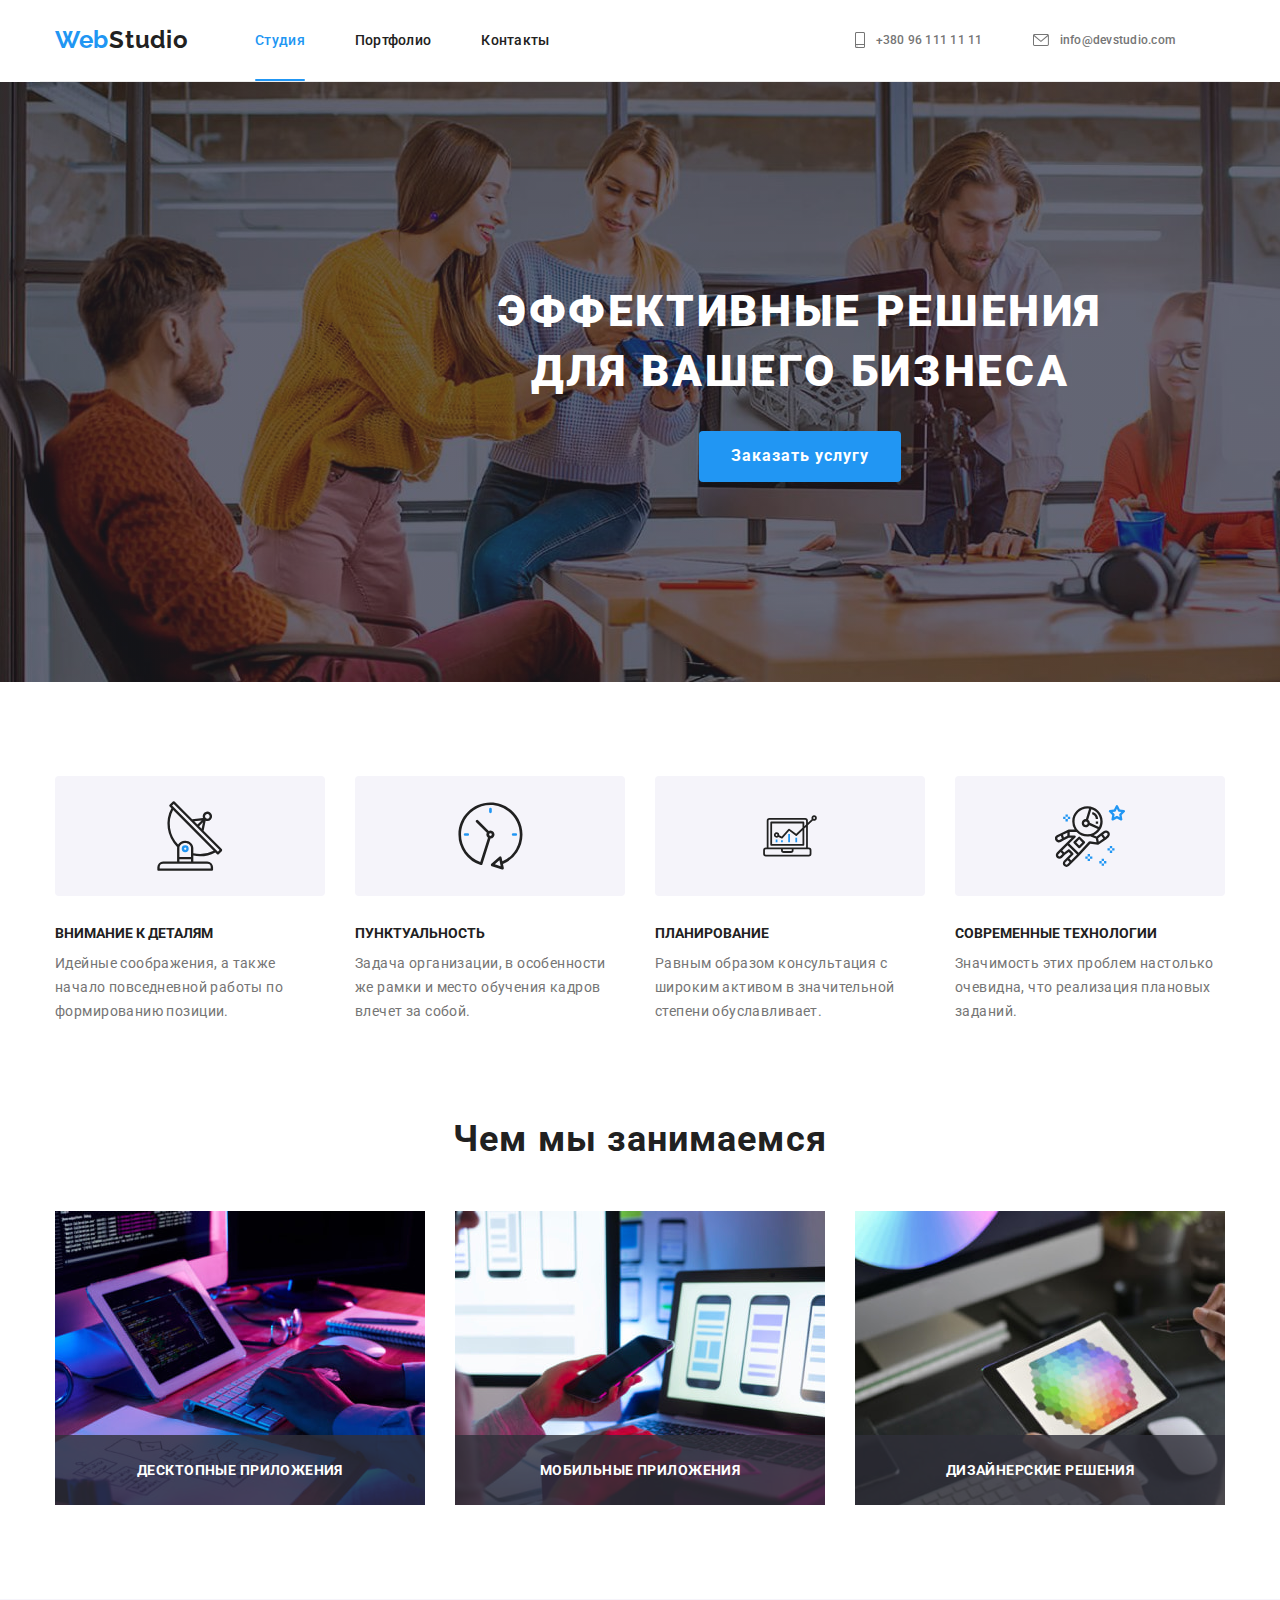
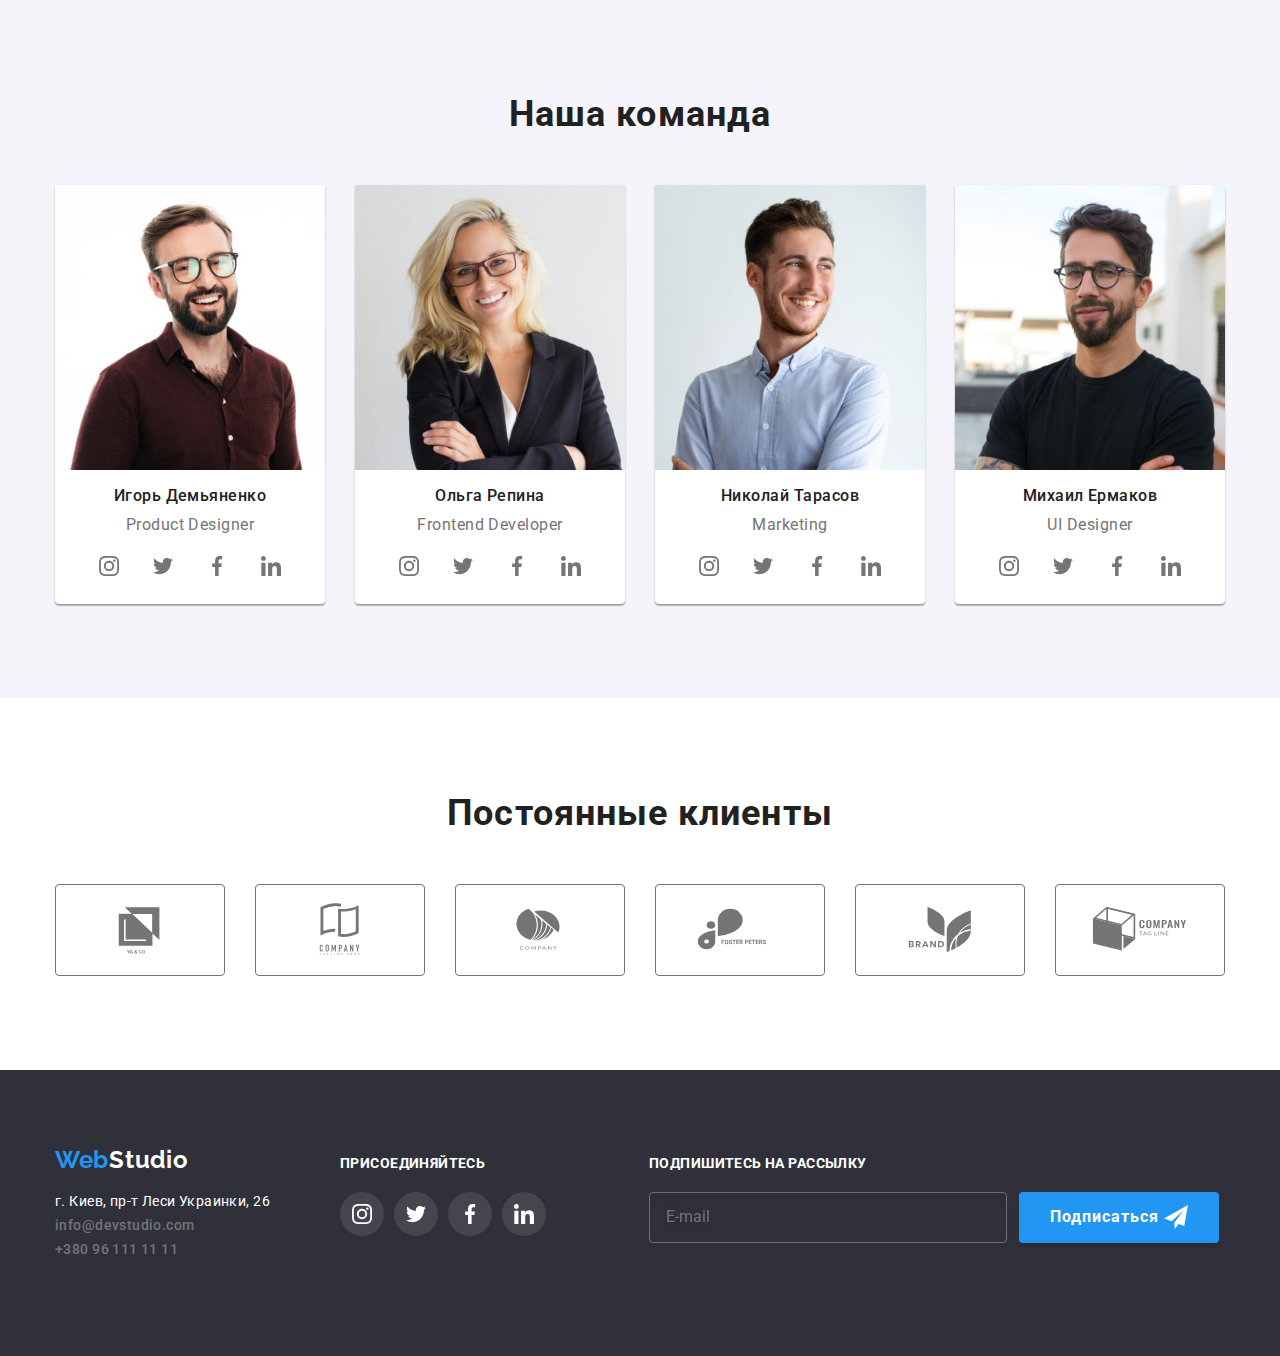
<file: index.html>
<!DOCTYPE html>
<html lang="ru">
  <head>
    <meta content="width=device-width, initial-scale=1" name="viewport" />
    <link rel="preconnect" href="https://fonts.googleapis.com" />
    <link rel="preconnect" href="https://fonts.gstatic.com" crossorigin />
    <link
      href="https://fonts.googleapis.com/css2?family=Raleway:wght@700&family=Roboto:wght@400;500;700;900&display=swap"
      rel="stylesheet"
    />
    <link
      rel="stylesheet"
      href="https://cdnjs.cloudflare.com/ajax/libs/modern-normalize/1.1.0/modern-normalize.css"
      integrity="sha512-Y0MM+V6ymRKN2zStTqzQ227DWhhp4Mzdo6gnlRnuaNCbc+YN/ZH0sBCLTM4M0oSy9c9VKiCvd4Jk44aCLrNS5Q=="
      crossorigin="anonymous"
      referrerpolicy="no-referrer"
    />
    <link rel="stylesheet" href="./css/main.min.css" />
    <title>WebStudio - Студия дизайна</title>
  </head>
  <body>
    <header class="container header__container">
      
        <a class="logo-link" href="/"
          >Web<span class="logo-link__text">Studio</span></a
        >
        <button
          type="button"
          class="menu-button"
          aria-label="переключатель мобильного меню"
          aria-expanded="false"
          aria-controls="menu-container"
          data-menu-button
        >
          <svg width="24px" height="16px">
            <use
              class="menu-button__cross"
              href="./images/icons.svg#icon-cross"
            ></use>
            <use
              class="menu-button__burger"
              href="./images/icons.svg#icon-burger"
            ></use>
          </svg>
        </button>
        <div class="menu-container" id="menu-container" data-menu>
          <nav class="navigation">

            <ul class="navigation__list">
              <li class="navigation__item navigation__item--current">
                <a class="navigation__link" href="index.html">Студия</a>
              </li>
              <li class="navigation__item">
                <a class="navigation__link" href="portfolio.html">Портфолио</a>
              </li>
              <li class="navigation__item">
                <a class="navigation__link" href="">Контакты</a>
              </li>
            </ul>
          </nav>
          <div class="menu-container__contacts">
            <ul class="contacts menu-container__contacts">
              <li class="contacts__item menu-container__contacts">
                <a
                  class="contacts__link contacts__link--tel"
                  href="tel:+380961111111"
                >
                  <svg class="contacts__icon" width="10" height="16">
                    <use href="./images/icons.svg#icon-smartphone"></use>
                  </svg>
                  +380 96 111 11 11</a
                >
              </li>
              <li class="contacts__item contacts__item--last menu-container__contacts">
                <a class="contacts__link" href="mailto:info@devstudio.com">
                  <svg class="contacts__icon" width="16" height="12">
                    <use href="./images/icons.svg#icon-envelope"></use>
                  </svg>
                  info@devstudio.com</a
                >
              </li>
            </ul>
          </div>
          <div class="mobile-socials">
            <ul class="socials-list mobile-socials__socials-list">
              <li class="socials-list__item mobile-socials__socials-list">
                <a
                  class="socials-list__link socials-list__link--text"
                  href=""
                  target="_blank"
                  rel="noopener noreferrer"
                  aria-label="ссылка на Instagram"
                >
                  <span class="socials-list__name">Instagram</span>
                </a>
              </li>
              <li class="socials-list__item mobile-socials__socials-list">
                <a
                  class="socials-list__link socials-list__link--text"
                  href=""
                  target="_blank"
                  rel="noopener noreferrer"
                  aria-label="ссылка на Twitter"
                >
                  <span class="socials-list__name">Twitter</span>
                </a>
              </li>
              <li class="socials-list__item mobile-socials__socials-list">
                <a
                  class="socials-list__link socials-list__link--text"
                  href=""
                  target="_blank"
                  rel="noopener noreferrer"
                  aria-label="ссылка на Facebook"
                >
                  <span class="socials-list__name">Facebook</span>
                </a>
              </li>
              <li
                class="socials-list__item mobile-socials__socials-list socials-list__item--last"
              >
                <a
                  class="socials-list__link socials-list__link--text"
                  href=""
                  target="_blank"
                  rel="noopener noreferrer"
                  aria-label="ссылка на Linkedin"
                >
                  <span class="socials-list__name">Linkedin</span>
                </a>
              </li>
            </ul>
          </div>
        </div>
    
    </header>

    <main>
      <section class="hero">
        <div class="container hero__container">
          <h1 class="hero__title">Эффективные решения для вашего бизнеса</h1>
          <button data-modal-open class="btn btn--hero" type="button">
            Заказать услугу
          </button>
        </div>
      </section>


      <section class="strength">
        <div class="container">
          <ul class="info">
            <li class="info__card">
              <div class="info__div-block">
                <svg class="info__icon" width="65.32" height="70">
                  <use href="./images/icons.svg#icon-antena"></use>
                </svg>
              </div>
              <h3 class="info__title">Внимание к деталям</h3>
              <p class="info__text">
                Идейные соображения, а также начало повседневной работы по
                формированию позиции.
              </p>
            </li>
            <li class="info__card">
              <div class="info__div-block">
                <svg class="info__icon" width="66.96" height="70">
                  <use href="./images/icons.svg#icon-clock"></use>
                </svg>
              </div>
              <h3 class="info__title">Пунктуальность</h3>
              <p class="info__text">
                Задача организации, в особенности же рамки и место обучения
                кадров влечет за собой.
              </p>
            </li>
            <li class="info__card">
              <div class="info__div-block">
                <svg class="info__icon" width="70" height="53.69">
                  <use href="./images/icons.svg#icon-diagram"></use>
                </svg>
              </div>
              <h3 class="info__title">Планирование</h3>
              <p class="info__text">
                Равным образом консультация с широким активом в значительной
                степени обуславливает.
              </p>
            </li>
            <li class="info__card">
              <div class="info__div-block">
                <svg class="info__icon" width="70" height="70">
                  <use href="./images/icons.svg#icon-astronaut"></use>
                </svg>
              </div>
              <h3 class="info__title">Современные технологии</h3>
              <p class="info__text">
                Значимость этих проблем настолько очевидна, что реализация
                плановых заданий.
              </p>
            </li>
          </ul>
        </div>
      </section>
      <section class="we-do">
        <div class="container we-do__container">
          <h2 class="we-do__title">Чем мы занимаемся</h2>
          <ul class="info">
            <li class="info__card info__card--width info__card--relative strength__info">
              <img
                class="info__image"
                src="./images/programming.jpg"
                alt="десктопные приложения"
        
              />
              <p class="info__text info__text--relative">
                десктопные приложения
              </p>
            </li>
            <li class="info__card info__card--width info__card--relative strength__info">
              <img
                class="info__image"
                src="./images/webaplication.jpg"
                alt="мобильные приложения"
         
              />
              <p class="info__text info__text--relative">
                мобильные приложения
              </p>
            </li>
            <li
              class="info__card info__card--width info__card--relative info__card--last strength__info"
            >
              <img
                class="info__image"
                src="./images/design.jpg"
                alt="дизайнерские решения"
              
              />
              <p class="info__text info__text--relative">
                дизайнерские решения
              </p>
            </li>
          </ul>
        </div>
      </section>
      <section class="team">
        <div class="container team__container">
          <h2 class="team__title">Наша команда</h2>
          <ul class="info">
            <li class="info__card info__card--team">
              <img class="info__image" 
              
              srcset="
              ./images/team/team_img270@1x-1.jpg 270w,
              ./images/team/team_img354@1x-1.jpg 354w,
              ./images/team/team_img450@1x-1.jpg 450w,
              ./images/team/team_img270@2x-1.jpg 540w,
              ./images/team/team_img354@2x-1.jpg 708w,
              ./images/team/team_img450@2x-1.jpg 900w
              "
              src="./images/team/team_img270@1x-1.jpg"

              alt="Product Designer - Игорь Демьяненко" 
              sizes="(min-width: 1200px) 25vw, (min-width: 768px) 50vw, 100vw"/>

              <div class="info__content">
                <h3 class="info__title info__title--team">Игорь Демьяненко</h3>
                <p class="info__text info__text--team">Product Designer</p>
                <ul class="socials-list">
                  <li class="socials-list__item">
                    <a
                      class="socials-list__link"
                      href=""
                      target="_blank"
                      rel="noopener noreferrer"
                      aria-label="иконка Instagram"
                    >
                      <svg class="socials-list__icon" width="20" height="20">
                        <use href="./images/icons.svg#icon-instagram"></use>
                      </svg>
                    </a>
                  </li>
                  <li class="socials-list__item">
                    <a
                      class="socials-list__link"
                      href=""
                      target="_blank"
                      rel="noopener noreferrer"
                      aria-label="иконка Twitter"
                    >
                      <svg class="socials-list__icon" width="20" height="20">
                        <use href="./images/icons.svg#icon-twitter"></use>
                      </svg>
                    </a>
                  </li>
                  <li class="socials-list__item">
                    <a
                      class="socials-list__link"
                      href=""
                      target="_blank"
                      rel="noopener noreferrer"
                      aria-label="иконка Facebook"
                    >
                      <svg class="socials-list__icon" width="20" height="20">
                        <use href="./images/icons.svg#icon-facebook"></use>
                      </svg>
                    </a>
                  </li>
                  <li class="socials-list__item socials-list__item--last">
                    <a
                      class="socials-list__link"
                      href=""
                      target="_blank"
                      rel="noopener noreferrer"
                      aria-label="иконка Linkedin"
                    >
                      <svg class="socials-list__icon" width="20" height="20">
                        <use href="./images/icons.svg#icon-linkedin"></use>
                      </svg>
                    </a>
                  </li>
                </ul>
              </div>
            </li>
            <li class="info__card info__card--team">
              <img class="info__image"               
              srcset="
              ./images/team/team_img270@1x-2.jpg 270w,
              ./images/team/team_img354@1x-2.jpg 354w,
              ./images/team/team_img450@1x-2.jpg 450w,
              ./images/team/team_img270@2x-2.jpg 540w,
              ./images/team/team_img354@2x-2.jpg 708w,
              ./images/team/team_img450@2x-2.jpg 900w
              "
              src="./images/team/team_img270@1x-2.jpg"

              alt="Frontend Developer - Ольга Репина" 
              sizes="(min-width: 1200px) 25vw, (min-width: 768px) 50vw, 100vw"/>
 
              <div class="info__content">
                <h3 class="info__title info__title--team">Ольга Репина</h3>
                <p class="info__text info__text--team">Frontend Developer</p>
                <ul class="socials-list">
                  <li class="socials-list__item">
                    <a
                      class="socials-list__link"
                      href=""
                      target="_blank"
                      rel="noopener noreferrer"
                      aria-label="иконка Instagram"
                    >
                      <svg class="socials-list__icon" width="20" height="20">
                        <use href="./images/icons.svg#icon-instagram"></use>
                      </svg>
                    </a>
                  </li>
                  <li class="socials-list__item">
                    <a
                      class="socials-list__link"
                      href=""
                      target="_blank"
                      rel="noopener noreferrer"
                      aria-label="иконка Twitter"
                    >
                      <svg class="socials-list__icon" width="20" height="20">
                        <use href="./images/icons.svg#icon-twitter"></use>
                      </svg>
                    </a>
                  </li>
                  <li class="socials-list__item">
                    <a
                      class="socials-list__link"
                      href=""
                      target="_blank"
                      rel="noopener noreferrer"
                      aria-label="иконка Facebook"
                    >
                      <svg class="socials-list__icon" width="20" height="20">
                        <use href="./images/icons.svg#icon-facebook"></use>
                      </svg>
                    </a>
                  </li>
                  <li class="socials-list__item socials-list__item--last">
                    <a
                      class="socials-list__link"
                      href=""
                      target="_blank"
                      rel="noopener noreferrer"
                      aria-label="иконка Linkedin"
                    >
                      <svg class="socials-list__icon" width="20" height="20">
                        <use href="./images/icons.svg#icon-linkedin"></use>
                      </svg>
                    </a>
                  </li>
                </ul>
              </div>
            </li>
            <li class="info__card info__card--team">
              <img class="info__image"
              srcset="
              ./images/team/team_img270@1x-3.jpg 270w,
              ./images/team/team_img354@1x-3.jpg 354w,
              ./images/team/team_img450@1x-3.jpg 450w,
              ./images/team/team_img270@2x-3.jpg 540w,
              ./images/team/team_img354@2x-3.jpg 708w,
              ./images/team/team_img450@2x-3.jpg 900w
              "
              src="./images/team/team_img270@1x-3.jpg"

              alt="Marketing - Николай Тарасов" 
              sizes="(min-width: 1200px) 25vw, (min-width: 768px) 50vw, 100vw"/>

              <div class="info__content">
                <h3 class="info__title info__title--team">Николай Тарасов</h3>
                <p class="info__text info__text--team">Marketing</p>
                <ul class="socials-list">
                  <li class="socials-list__item">
                    <a
                      class="socials-list__link"
                      href=""
                      target="_blank"
                      rel="noopener noreferrer"
                      aria-label="иконка Instagram"
                    >
                      <svg class="socials-list__icon" width="20" height="20">
                        <use href="./images/icons.svg#icon-instagram"></use>
                      </svg>
                    </a>
                  </li>
                  <li class="socials-list__item">
                    <a
                      class="socials-list__link"
                      href=""
                      target="_blank"
                      rel="noopener noreferrer"
                      aria-label="иконка Twitter"
                    >
                      <svg class="socials-list__icon" width="20" height="20">
                        <use href="./images/icons.svg#icon-twitter"></use>
                      </svg>
                    </a>
                  </li>
                  <li class="socials-list__item">
                    <a
                      class="socials-list__link"
                      href=""
                      target="_blank"
                      rel="noopener noreferrer"
                      aria-label="иконка Facebook"
                    >
                      <svg class="socials-list__icon" width="20" height="20">
                        <use href="./images/icons.svg#icon-facebook"></use>
                      </svg>
                    </a>
                  </li>
                  <li class="socials-list__item socials-list__item--last">
                    <a
                      class="socials-list__link"
                      href=""
                      target="_blank"
                      rel="noopener noreferrer"
                      aria-label="иконка Linkedin"
                    >
                      <svg class="socials-list__icon" width="20" height="20">
                        <use href="./images/icons.svg#icon-linkedin"></use>
                      </svg>
                    </a>
                  </li>
                </ul>
              </div>
            </li>
            <li class="info__card info__card--team">
              <img class="info__image" 
              srcset="
              ./images/team/team_img270@1x-4.jpg 270w,
              ./images/team/team_img354@1x-4.jpg 354w,
              ./images/team/team_img450@1x-4.jpg 450w,
              ./images/team/team_img270@2x-4.jpg 540w,
              ./images/team/team_img354@2x-4.jpg 708w,
              ./images/team/team_img450@2x-4.jpg 900w
              "
              src="./images/team/team_img270@1x-4.jpg"

              alt="UI Designe - Михаил Ермаков" 
              sizes="(min-width: 1200px) 25vw, (min-width: 768px) 50vw, 100vw"/>

              <div class="info__content">
                <h3 class="info__title info__title--team">Михаил Ермаков</h3>
                <p class="info__text info__text--team">UI Designer</p>
                <ul class="socials-list">
                  <li class="socials-list__item">
                    <a
                      class="socials-list__link"
                      href=""
                      target="_blank"
                      rel="noopener noreferrer"
                      aria-label="иконка Instagram"
                    >
                      <svg class="socials-list__icon" width="20" height="20">
                        <use href="./images/icons.svg#icon-instagram"></use>
                      </svg>
                    </a>
                  </li>
                  <li class="socials-list__item">
                    <a
                      class="socials-list__link"
                      href=""
                      target="_blank"
                      rel="noopener noreferrer"
                      aria-label="иконка Twitter"
                    >
                      <svg class="socials-list__icon" width="20" height="20">
                        <use href="./images/icons.svg#icon-twitter"></use>
                      </svg>
                    </a>
                  </li>
                  <li class="socials-list__item">
                    <a
                      class="socials-list__link"
                      href=""
                      target="_blank"
                      rel="noopener noreferrer"
                      aria-label="иконка Facebook"
                    >
                      <svg class="socials-list__icon" width="20" height="20">
                        <use href="./images/icons.svg#icon-facebook"></use>
                      </svg>
                    </a>
                  </li>
                  <li class="socials-list__item socials-list__item--last">
                    <a
                      class="socials-list__link"
                      href=""
                      target="_blank"
                      rel="noopener noreferrer"
                      aria-label="иконка Linkedin"
                    >
                      <svg class="socials-list__icon" width="20" height="20">
                        <use href="./images/icons.svg#icon-linkedin"></use>
                      </svg>
                    </a>
                  </li>
                </ul>
              </div>
            </li>
          </ul>
        </div>
      </section>
      <section class="clients">
        <div class="container clients__container">
          <h2 class="clients__title">Постоянные клиенты</h2>
          <ul class="clients-list">
            <li class="clients-list__item">
              <a class="clients-list__link" href="">
                <svg class="clients-list__icon" width="106" height="60">
                  <use href="./images/icons.svg#icon-Logo1"></use>
                </svg>
              </a>
            </li>
            <li class="clients-list__item">
              <a class="clients-list__link" href="">
                <svg class="clients-list__icon" width="106" height="60">
                  <use href="./images/icons.svg#icon-Logo2"></use>
                </svg>
              </a>
            </li>
            <li class="clients-list__item">
              <a class="clients-list__link" href="">
                <svg class="clients-list__icon" width="106" height="60">
                  <use href="./images/icons.svg#icon-Logo3"></use>
                </svg>
              </a>
            </li>
            <li class="clients-list__item">
              <a class="clients-list__link" href="">
                <svg class="clients-list__icon" width="106" height="60">
                  <use href="./images/icons.svg#icon-Logo4"></use>
                </svg>
              </a>
            </li>
            <li class="clients-list__item">
              <a class="clients-list__link" href="">
                <svg class="clients-list__icon" width="106" height="60">
                  <use href="./images/icons.svg#icon-Logo5"></use>
                </svg>
              </a>
            </li>
            <li class="clients-list__item">
              <a class="clients-list__link" href="">
                <svg class="clients-list__icon" width="106" height="60">
                  <use href="./images/icons.svg#icon-Logo6"></use>
                </svg>
              </a>
            </li>
          </ul>
        </div>
      </section>
    </main>
    <footer class="footer">
      <div class="container footer__container">
        <div class="logo-adress footer_logo-adress">
          <a class="logo-link footer__logo-link" href="/"
            >Web<span class="logo-link__text logo-link__text--dark"
              >Studio</span
            ></a
          >
          <address class="adress">г. Киев, пр-т Леси Украинки, 26</address>
          <ul class="contacts footer__contacts contacts--column">
            <li class="contacts__item footer__contacts contacts__item--column">
              <a
                class="contacts__link footer__link"
                href="mailto:info@devstudio.com"
                >info@devstudio.com</a
              >
            </li>
            <li class="contacts__item  footer__contacts">
              <a class="contacts__link footer__link" href="tel:+380961111111"
                >+380 96 111 11 11</a
              >
            </li>
          </ul>
        </div>
        <div class="footer-socials-container">
          <h3 class="footer-social-container__title">присоединяйтесь</h3>
          <ul class="socials-list">
            <li class="socials-list__item">
              <a
                class="socials-list__link socials-list__link--dark"
                href=""
                target="_blank"
                rel="noopener noreferrer"
                aria-label="иконка Instagram"
              >
                <svg class="socials-list__icon" width="20" height="20">
                  <use href="./images/icons.svg#icon-instagram"></use>
                </svg>
              </a>
            </li>
            <li class="socials-list__item">
              <a
                class="socials-list__link socials-list__link--dark"
                href=""
                target="_blank"
                rel="noopener noreferrer"
                aria-label="иконка Twitter"
              >
                <svg class="socials-list__icon" width="20" height="20">
                  <use href="./images/icons.svg#icon-twitter"></use>
                </svg>
              </a>
            </li>
            <li class="socials-list__item">
              <a
                class="socials-list__link socials-list__link--dark"
                href=""
                target="_blank"
                rel="noopener noreferrer"
                aria-label="иконка Facebook"
              >
                <svg class="socials-list__icon" width="20" height="20">
                  <use href="./images/icons.svg#icon-facebook"></use>
                </svg>
              </a>
            </li>
            <li class="socials-list__item">
              <a
                class="socials-list__link socials-list__link--dark"
                href=""
                target="_blank"
                rel="noopener noreferrer"
                aria-label="иконка Linkedin"
              >
                <svg class="socials-list__icon" width="20" height="20">
                  <use href="./images/icons.svg#icon-linkedin"></use>
                </svg>
              </a>
            </li>
          </ul>
        </div>
        <div class="subscription">
          <h3 class="subscription__title">подпишитесь на рассылку</h3>
          <form class="subscription-form">
            <div class="subscription-form__field">
              <input
                class="subscription-form__input"
                placeholder="E-mail"
                type="email"
                name="mail"
                id="mail"
              />
            </div>

            <button class="btn btn--submit" type="submit">
              <span class="btn__title">Подписаться&nbsp; </span>

              <svg class="btn__icon" width="24" height="24">
                <use href="./images/icons.svg#icon-send"></use>
              </svg>
            </button>
          </form>
        </div>
      </div>
    </footer>
    <div class="modal-backdrop is-hidden" data-modal>
      <div class="modal-view">
        <button data-modal-close class="btn-close btn-close--right">
          <svg class="btn-close__icon" width="11" height="11">
            <use href="./images/icons.svg#icon-close"></use>
          </svg>
        </button>
        <h2 class="modal-view__title">
          Оставьте свои данные, мы вам перезвоним
        </h2>
        <form class="customer-form">
          <div class="customer-form__field">
            <label class="customer-form__label" for="name">Имя</label>
            <input class="customer-form__input" type="text" name="name" id="name" />
            <svg class="customer-form__icon" width="12" height="12">
              <use href="./images/icons.svg#icon-contact"></use>
            </svg>
          </div>
          <div class="customer-form__field">
            <label class="customer-form__label" for="phone">Телефон</label>
            <input class="customer-form__input" type="tel" name="phone" id="phone" />
            <svg class="customer-form__icon" width="13" height="13">
              <use href="./images/icons.svg#icon-phone"></use>
            </svg>
          </div>
          <div class="customer-form__field">
            <label class="customer-form__label" for="email">Почта</label>
            <input class="customer-form__input" type="email" name="email" id="email" />
            <svg class="customer-form__icon" width="15" height="12">
              <use href="./images/icons.svg#icon-email"></use>
            </svg>
          </div>
          <div class="customer-form__field textarea">
            <label
              class="customer-form__label"
              for="comment"
              >Комментарий</label
            >
            <textarea
              class="customer-form__input--textarea"
              name="comment"
              id="comment"
              rows="5"
              placeholder="Введите текст"
            ></textarea>
          </div>
          <div class="customer-form__field">
            <input
            class="customer-form__input--checkbox"
            type="checkbox"
            name="copyright"
            id="copyright"
          />
          <span class="customer-form__mod-checkbox">
            <svg class="customer-form__mod-icon" width="16" height="15">
              <use href="./images/icons.svg#icon-checked"></use>
            </svg>
          </span>
            <label class="customer-form__label customer-form__label--copyright" for="copyright"
              >Соглашаюсь с рассылкой и принимаю&nbsp;
              <a class="customer-form__link customer-form__link--copyright" href=""> условия договора</a>

            </label>
            <button class="btn btn--submit" type="submit">Отправить</button>
          </div>
        </form>
      </div>
    </div>
    <script src="./js/modal.js"></script>
    <script src="./js/mobile-menu.js"></script>
  </body>
</html>
</file>
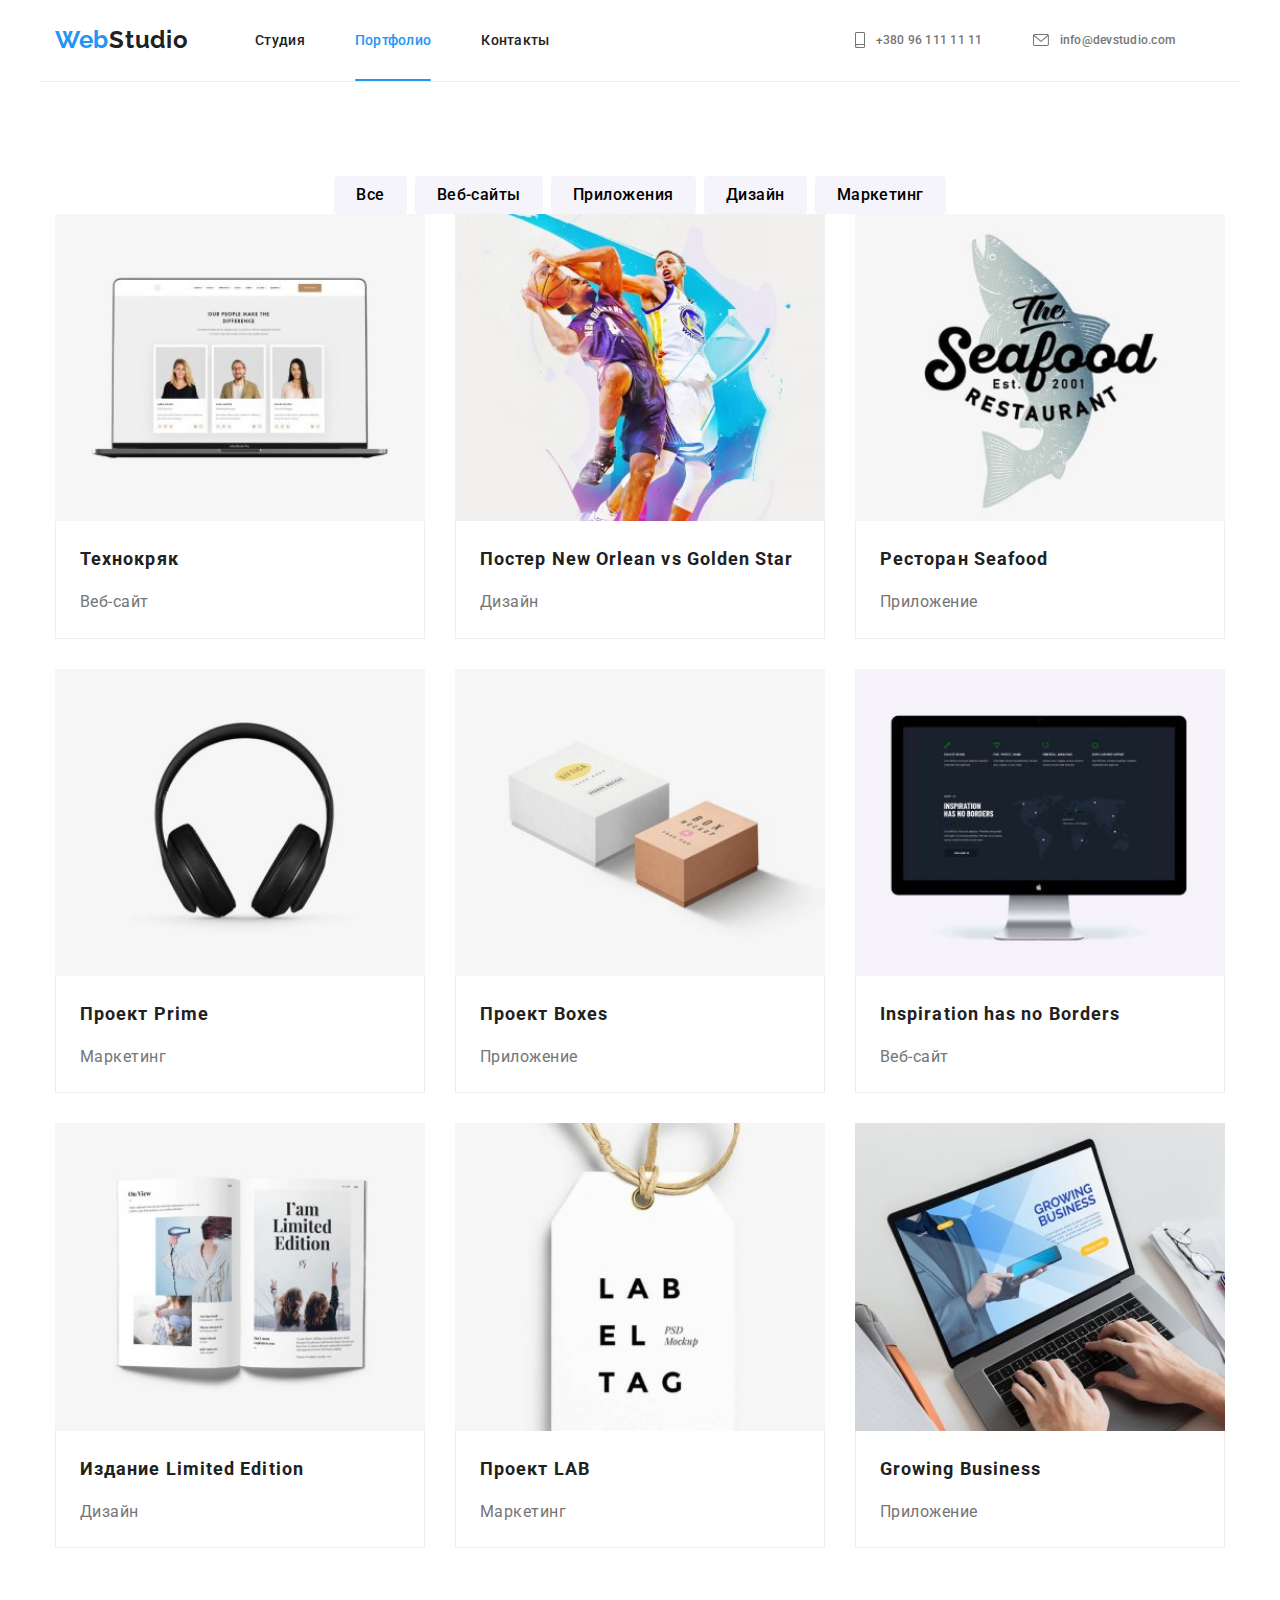
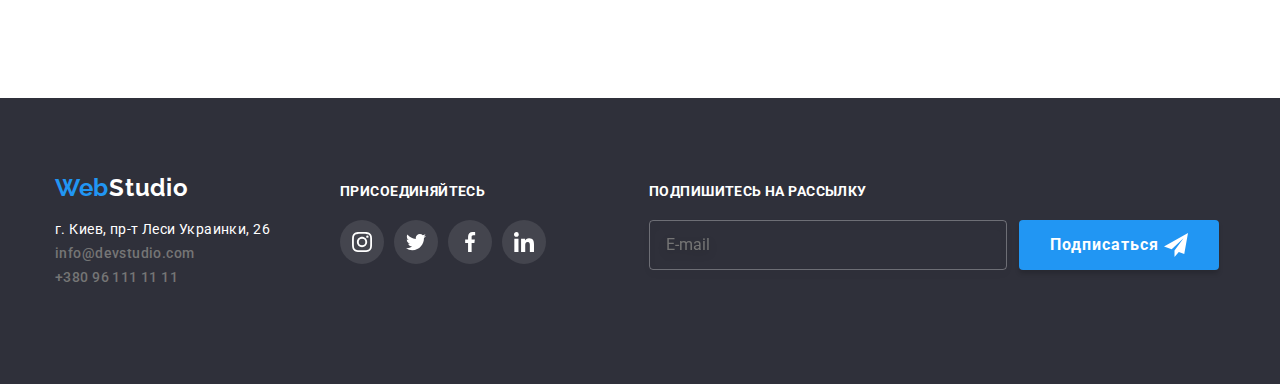
<file: portfolio.html>
<!DOCTYPE html>
<html lang="en">
  <head>
    <meta content="width=device-width, initial-scale=1" name="viewport" />
    <link rel="preconnect" href="https://fonts.googleapis.com" />
    <link rel="preconnect" href="https://fonts.gstatic.com" crossorigin />
    <link
      href="https://fonts.googleapis.com/css2?family=Raleway:wght@700&family=Roboto:wght@400;500;700;900&display=swap"
      rel="stylesheet"
    />
    <link
      rel="stylesheet"
      href="https://cdnjs.cloudflare.com/ajax/libs/modern-normalize/1.1.0/modern-normalize.css"
      integrity="sha512-Y0MM+V6ymRKN2zStTqzQ227DWhhp4Mzdo6gnlRnuaNCbc+YN/ZH0sBCLTM4M0oSy9c9VKiCvd4Jk44aCLrNS5Q=="
      crossorigin="anonymous"
      referrerpolicy="no-referrer"
    />
    <link rel="stylesheet" href="./css/main.min.css" />
    <title>WebStudio - Студия дизайна/Portfolio</title>
  </head>
  <body>
    <header class="container header__container">
      <a class="logo-link" href="/"
        >Web<span class="logo-link__text">Studio</span></a
      >
      <button
        type="button"
        class="menu-button"
        aria-label="переключатель мобильного меню"
        aria-expanded="false"
        aria-controls="menu-container"
        data-menu-button
      >
        <svg width="24px" height="16px">
          <use
            class="menu-button__cross"
            href="./images/icons.svg#icon-cross"
          ></use>
          <use
            class="menu-button__burger"
            href="./images/icons.svg#icon-burger"
          ></use>
        </svg>
      </button>
      <div class="menu-container" id="menu-container" data-menu>
        <nav class="navigation">
          <ul class="navigation__list">
            <li class="navigation__item">
              <a class="navigation__link" href="index.html">Студия</a>
            </li>
            <li class="navigation__item navigation__item--current">
              <a class="navigation__link" href="portfolio.html">Портфолио</a>
            </li>
            <li class="navigation__item">
              <a class="navigation__link" href="">Контакты</a>
            </li>
          </ul>
        </nav>
        <div class="menu-container__contacts">
          <ul class="contacts menu-container__contacts">
            <li class="contacts__item menu-container__contacts">
              <a
                class="contacts__link contacts__link--tel"
                href="tel:+380961111111"
              >
                <svg class="contacts__icon" width="10" height="16">
                  <use href="./images/icons.svg#icon-smartphone"></use>
                </svg>
                +380 96 111 11 11</a
              >
            </li>
            <li
              class="contacts__item contacts__item--last menu-container__contacts"
            >
              <a class="contacts__link" href="mailto:info@devstudio.com">
                <svg class="contacts__icon" width="16" height="12">
                  <use href="./images/icons.svg#icon-envelope"></use>
                </svg>
                info@devstudio.com</a
              >
            </li>
          </ul>
        </div>
        <div class="mobile-socials">
          <ul class="socials-list mobile-socials__socials-list">
            <li class="socials-list__item mobile-socials__socials-list">
              <a
                class="socials-list__link socials-list__link--text"
                href=""
                target="_blank"
                rel="noopener noreferrer"
                aria-label="ссылка на Instagram"
              >
                <span class="socials-list__name">Instagram</span>
              </a>
            </li>
            <li class="socials-list__item mobile-socials__socials-list">
              <a
                class="socials-list__link socials-list__link--text"
                href=""
                target="_blank"
                rel="noopener noreferrer"
                aria-label="ссылка на Twitter"
              >
                <span class="socials-list__name">Twitter</span>
              </a>
            </li>
            <li class="socials-list__item mobile-socials__socials-list">
              <a
                class="socials-list__link socials-list__link--text"
                href=""
                target="_blank"
                rel="noopener noreferrer"
                aria-label="ссылка на Facebook"
              >
                <span class="socials-list__name">Facebook</span>
              </a>
            </li>
            <li
              class="socials-list__item mobile-socials__socials-list socials-list__item--last"
            >
              <a
                class="socials-list__link socials-list__link--text"
                href=""
                target="_blank"
                rel="noopener noreferrer"
                aria-label="ссылка на Linkedin"
              >
                <span class="socials-list__name">Linkedin</span>
              </a>
            </li>
          </ul>
        </div>
      </div>
    </header>

    <main>
      <section class="works">
        <div class="container works__container">
          <h1 class="works__title" hidden>Примеры работ</h1>
          <ul class="works-filters">
            <li class="works-filters__item">
              <button class="btn btn--filter" type="button">Все</button>
            </li>
            <li class="works-filters__item">
              <button class="btn btn--filter" type="button">Веб-сайты</button>
            </li>
            <li class="works-filters__item">
              <button class="btn btn--filter" type="button">Приложения</button>
            </li>
            <li class="works-filters__item">
              <button class="btn btn--filter" type="button">Дизайн</button>
            </li>
            <li class="works-filters__item works-filters__item--last">
              <button class="btn btn--filter" type="button">Маркетинг</button>
            </li>
          </ul>
          <ul class="info works__info">
            <li class="info__card info__card--3c">
              <a class="info__link" href="">
                <div class="info__thumb">
                  <img
                    class="info__image"
                    srcset="
                      ./images/portfolio/portfolio_img354@1x-1.jpg 354w,
                      ./images/portfolio/portfolio_img370@1x-1.jpg 370w,
                      ./images/portfolio/portfolio_img450@1x-1.jpg 450w,
                      ./images/portfolio/portfolio_img354@2x-1.jpg 708w,
                      ./images/portfolio/portfolio_img370@2x-1.jpg 740w,
                      ./images/portfolio/portfolio_img450@2x-1.jpg 900w
                    "
                    src="./images/portfolio/portfolio_img354@1x-1.jpg"
                    sizes="(min-width: 1200px) 25vw, (min-width: 768px) 50vw, 100vw"
                    alt=""
                    width="370"
                  />

                  <div class="info__overlay">
                    <p class="info__overlay-text">
                      Ресурс предлагает комплексные предложения с разным уровнем
                      функционала и сервисов. Все это позволит посетителю
                      получить исчерпывающие сведения о компании или частном
                      лице.
                    </p>
                  </div>
                </div>
                <div class="info__border">
                  <h2 class="info__title works__title">Технокряк</h2>
                  <p class="info__text works__text">Веб-сайт</p>
                </div></a
              >
            </li>
            <li class="info__card info__card--3c">
              <a class="info__link" href="">
                <div class="info__thumb">
                  <img
                    class="info__image"
                    srcset="
                      ./images/portfolio/portfolio_img354@1x-2.jpg 354w,
                      ./images/portfolio/portfolio_img370@1x-2.jpg 370w,
                      ./images/portfolio/portfolio_img450@1x-2.jpg 450w,
                      ./images/portfolio/portfolio_img354@2x-2.jpg 708w,
                      ./images/portfolio/portfolio_img370@2x-2.jpg 740w,
                      ./images/portfolio/portfolio_img450@2x-2.jpg 900w
                    "
                    src="./images/portfolio/portfolio_img354@1x-2.jpg"
                    sizes="(min-width: 1200px) 25vw, (min-width: 768px) 50vw, 100vw"
                    alt=""
                    width="370"
                  />

                  <div class="info__overlay">
                    <p class="info__overlay-text">
                      Ресурс предлагает комплексные предложения с разным уровнем
                      функционала и сервисов. Все это позволит посетителю
                      получить исчерпывающие сведения о компании или частном
                      лице.
                    </p>
                  </div>
                </div>
                <div class="info__border">
                  <h2 class="info__title works__title">
                    Постер New Orlean vs Golden Star
                  </h2>
                  <p class="info__text works__text">Дизайн</p>
                </div></a
              >
            </li>
            <li class="info__card info__card--3c">
              <a class="info__link" href="">
                <div class="info__thumb">
                  <img
                    class="info__image"
                    srcset="
                      ./images/portfolio/portfolio_img354@1x-3.jpg 354w,
                      ./images/portfolio/portfolio_img370@1x-3.jpg 370w,
                      ./images/portfolio/portfolio_img450@1x-3.jpg 450w,
                      ./images/portfolio/portfolio_img354@2x-3.jpg 708w,
                      ./images/portfolio/portfolio_img370@2x-3.jpg 740w,
                      ./images/portfolio/portfolio_img450@2x-3.jpg 900w
                    "
                    src="./images/portfolio/portfolio_img354@1x-3.jpg"
                    sizes="(min-width: 1200px) 25vw, (min-width: 768px) 50vw, 100vw"
                    alt=""
                    width="370"
                  />

                  <div class="info__overlay">
                    <p class="info__overlay-text">
                      Ресурс предлагает комплексные предложения с разным уровнем
                      функционала и сервисов. Все это позволит посетителю
                      получить исчерпывающие сведения о компании или частном
                      лице.
                    </p>
                  </div>
                </div>
                <div class="info__border">
                  <h2 class="info__title works__title">Ресторан Seafood</h2>
                  <p class="info__text works__text">Приложение</p>
                </div></a
              >
            </li>
            <li class="info__card info__card--3c">
              <a class="info__link" href="">
                <div class="info__thumb">
                  <img
                    class="info__image"
                    srcset="
                      ./images/portfolio/portfolio_img354@1x-4.jpg 354w,
                      ./images/portfolio/portfolio_img370@1x-4.jpg 370w,
                      ./images/portfolio/portfolio_img450@1x-4.jpg 450w,
                      ./images/portfolio/portfolio_img354@2x-4.jpg 708w,
                      ./images/portfolio/portfolio_img370@2x-4.jpg 740w,
                      ./images/portfolio/portfolio_img450@2x-4.jpg 900w
                    "
                    src="./images/portfolio/portfolio_img354@1x-4.jpg"
                    sizes="(min-width: 1200px) 25vw, (min-width: 768px) 50vw, 100vw"
                    alt=""
                    width="370"
                  />

                  <div class="info__overlay">
                    <p class="info__overlay-text">
                      Ресурс предлагает комплексные предложения с разным уровнем
                      функционала и сервисов. Все это позволит посетителю
                      получить исчерпывающие сведения о компании или частном
                      лице.
                    </p>
                  </div>
                </div>
                <div class="info__border">
                  <h2 class="info__title works__title">Проект Prime</h2>
                  <p class="info__text works__text">Маркетинг</p>
                </div></a
              >
            </li>
            <li class="info__card info__card--3c">
              <a class="info__link" href="">
                <div class="info__thumb">
                  <img
                    class="info__image"
                    srcset="
                      ./images/portfolio/portfolio_img354@1x-5.jpg 354w,
                      ./images/portfolio/portfolio_img370@1x-5.jpg 370w,
                      ./images/portfolio/portfolio_img450@1x-5.jpg 450w,
                      ./images/portfolio/portfolio_img354@2x-5.jpg 708w,
                      ./images/portfolio/portfolio_img370@2x-5.jpg 740w,
                      ./images/portfolio/portfolio_img450@2x-5.jpg 900w
                    "
                    src="./images/portfolio/portfolio_img354@1x-5.jpg"
                    sizes="(min-width: 1200px) 25vw, (min-width: 768px) 50vw, 100vw"
                    alt=""
                    width="370"
                  />

                  <div class="info__overlay">
                    <p class="info__overlay-text">
                      Ресурс предлагает комплексные предложения с разным уровнем
                      функционала и сервисов. Все это позволит посетителю
                      получить исчерпывающие сведения о компании или частном
                      лице.
                    </p>
                  </div>
                </div>
                <div class="info__border">
                  <h2 class="info__title works__title">Проект Boxes</h2>
                  <p class="info__text works__text">Приложение</p>
                </div></a
              >
            </li>
            <li class="info__card info__card--3c">
              <a class="info__link" href="">
                <div class="info__thumb">
                  <img
                    class="info__image"
                    srcset="
                      ./images/portfolio/portfolio_img354@1x-6.jpg 354w,
                      ./images/portfolio/portfolio_img370@1x-6.jpg 370w,
                      ./images/portfolio/portfolio_img450@1x-6.jpg 450w,
                      ./images/portfolio/portfolio_img354@2x-6.jpg 708w,
                      ./images/portfolio/portfolio_img370@2x-6.jpg 740w,
                      ./images/portfolio/portfolio_img450@2x-6.jpg 900w
                    "
                    src="./images/portfolio/portfolio_img354@1x-6.jpg"
                    sizes="(min-width: 1200px) 25vw, (min-width: 768px) 50vw, 100vw"
                    alt=""
                    width="370"
                  />
                  <div class="info__overlay">
                    <p class="info__overlay-text">
                      Ресурс предлагает комплексные предложения с разным уровнем
                      функционала и сервисов. Все это позволит посетителю
                      получить исчерпывающие сведения о компании или частном
                      лице.
                    </p>
                  </div>
                </div>
                <div class="info__border">
                  <h2 class="info__title works__title">
                    Inspiration has no Borders
                  </h2>
                  <p class="info__text works__text">Веб-сайт</p>
                </div></a
              >
            </li>
            <li class="info__card info__card--3c">
              <a class="info__link" href="">
                <div class="info__thumb">
                  <img
                    class="info__image"
                    srcset="
                      ./images/portfolio/portfolio_img354@1x-7.jpg 354w,
                      ./images/portfolio/portfolio_img370@1x-7.jpg 370w,
                      ./images/portfolio/portfolio_img450@1x-7.jpg 450w,
                      ./images/portfolio/portfolio_img354@2x-7.jpg 708w,
                      ./images/portfolio/portfolio_img370@2x-7.jpg 740w,
                      ./images/portfolio/portfolio_img450@2x-7.jpg 900w
                    "
                    src="./images/portfolio/portfolio_img354@1x-7.jpg"
                    sizes="(min-width: 1200px) 25vw, (min-width: 768px) 50vw, 100vw"
                    alt=""
                    width="370"
                  />
                  <div class="info__overlay">
                    <p class="info__overlay-text">
                      Ресурс предлагает комплексные предложения с разным уровнем
                      функционала и сервисов. Все это позволит посетителю
                      получить исчерпывающие сведения о компании или частном
                      лице.
                    </p>
                  </div>
                </div>
                <div class="info__border">
                  <h2 class="info__title works__title">
                    Издание Limited Edition
                  </h2>
                  <p class="info__text works__text">Дизайн</p>
                </div></a
              >
            </li>
            <li class="info__card info__card--3c">
              <a class="info__link" href="">
                <div class="info__thumb">
                  <img
                    class="info__image"
                    srcset="
                      ./images/portfolio/portfolio_img354@1x-8.jpg 354w,
                      ./images/portfolio/portfolio_img370@1x-8.jpg 370w,
                      ./images/portfolio/portfolio_img450@1x-8.jpg 450w,
                      ./images/portfolio/portfolio_img354@2x-8.jpg 708w,
                      ./images/portfolio/portfolio_img370@2x-8.jpg 740w,
                      ./images/portfolio/portfolio_img450@2x-8.jpg 900w
                    "
                    src="./images/portfolio/portfolio_img354@1x-8.jpg"
                    sizes="(min-width: 1200px) 25vw, (min-width: 768px) 50vw, 100vw"
                    alt=""
                    width="370"
                  />
                  <div class="info__overlay">
                    <p class="info__overlay-text">
                      Ресурс предлагает комплексные предложения с разным уровнем
                      функционала и сервисов. Все это позволит посетителю
                      получить исчерпывающие сведения о компании или частном
                      лице.
                    </p>
                  </div>
                </div>
                <div class="info__border">
                  <h2 class="info__title works__title">Проект LAB</h2>
                  <p class="info__text works__text">Маркетинг</p>
                </div></a
              >
            </li>
            <li class="info__card info__card--3c">
              <a class="info__link" href="">
                <div class="info__thumb">
                  <img
                    class="info__image"
                    srcset="
                      ./images/portfolio/portfolio_img354@1x-9.jpg 354w,
                      ./images/portfolio/portfolio_img370@1x-9.jpg 370w,
                      ./images/portfolio/portfolio_img450@1x-9.jpg 450w,
                      ./images/portfolio/portfolio_img354@2x-9.jpg 708w,
                      ./images/portfolio/portfolio_img370@2x-9.jpg 740w,
                      ./images/portfolio/portfolio_img450@2x-9.jpg 900w
                    "
                    src="./images/portfolio/portfolio_img354@1x-9.jpg"
                    sizes="(min-width: 1200px) 25vw, (min-width: 768px) 50vw, 100vw"
                    alt=""
                    width="370"
                  />
                  <div class="info__overlay">
                    <p class="info__overlay-text">
                      Ресурс предлагает комплексные предложения с разным уровнем
                      функционала и сервисов. Все это позволит посетителю
                      получить исчерпывающие сведения о компании или частном
                      лице.
                    </p>
                  </div>
                </div>
                <div class="info__border">
                  <h2 class="info__title works__title">Growing Business</h2>
                  <p class="info__text works__text">Приложение</p>
                </div>
              </a>
            </li>
          </ul>
        </div>
      </section>
    </main>
    <footer class="footer">
      <div class="container footer__container">
        <div class="logo-adress footer_logo-adress">
          <a class="logo-link footer__logo-link" href="/"
            >Web<span class="logo-link__text logo-link__text--dark"
              >Studio</span
            ></a
          >
          <address class="adress">г. Киев, пр-т Леси Украинки, 26</address>
          <ul class="contacts footer__contacts contacts--column">
            <li class="contacts__item footer__contacts contacts__item--column">
              <a
                class="contacts__link footer__link"
                href="mailto:info@devstudio.com"
                >info@devstudio.com</a
              >
            </li>
            <li class="contacts__item footer__contacts">
              <a class="contacts__link footer__link" href="tel:+380961111111"
                >+380 96 111 11 11</a
              >
            </li>
          </ul>
        </div>
        <div class="footer-socials-container">
          <h3 class="footer-social-container__title">присоединяйтесь</h3>
          <ul class="socials-list">
            <li class="socials-list__item">
              <a
                class="socials-list__link socials-list__link--dark"
                href=""
                target="_blank"
                rel="noopener noreferrer"
                aria-label="иконка Instagram"
              >
                <svg class="socials-list__icon" width="20" height="20">
                  <use href="./images/icons.svg#icon-instagram"></use>
                </svg>
              </a>
            </li>
            <li class="socials-list__item">
              <a
                class="socials-list__link socials-list__link--dark"
                href=""
                target="_blank"
                rel="noopener noreferrer"
                aria-label="иконка Twitter"
              >
                <svg class="socials-list__icon" width="20" height="20">
                  <use href="./images/icons.svg#icon-twitter"></use>
                </svg>
              </a>
            </li>
            <li class="socials-list__item">
              <a
                class="socials-list__link socials-list__link--dark"
                href=""
                target="_blank"
                rel="noopener noreferrer"
                aria-label="иконка Facebook"
              >
                <svg class="socials-list__icon" width="20" height="20">
                  <use href="./images/icons.svg#icon-facebook"></use>
                </svg>
              </a>
            </li>
            <li class="socials-list__item">
              <a
                class="socials-list__link socials-list__link--dark"
                href=""
                target="_blank"
                rel="noopener noreferrer"
                aria-label="иконка Linkedin"
              >
                <svg class="socials-list__icon" width="20" height="20">
                  <use href="./images/icons.svg#icon-linkedin"></use>
                </svg>
              </a>
            </li>
          </ul>
        </div>
        <div class="subscription">
          <h3 class="subscription__title">подпишитесь на рассылку</h3>
          <form class="subscription-form">
            <div class="subscription-form__field">
              <input
                class="subscription-form__input"
                placeholder="E-mail"
                type="email"
                name="mail"
                id="mail"
              />
            </div>

            <button class="btn btn--submit" type="submit">
              <span class="btn__title">Подписаться&nbsp; </span>

              <svg class="btn__icon" width="24" height="24">
                <use href="./images/icons.svg#icon-send"></use>
              </svg>
            </button>
          </form>
        </div>
      </div>
    </footer>
    <script src="./js/mobile-menu.js"></script>
  </body>
</html>
</file>
<file: css/main.min.css>
:root{--text-color: #212121;--active-color: #2196f3;--button-background: #f5f4fa;--button-txt: #fff;--dark-background: #2f303a;--ordinary-text: #757575;--works-border: #eeeeee;--header-border: #ececec;--transitime: 250ms;--transifunction: cubic-bezier(0.4, 0, 0.2, 1)}*,*::before,*::after{box-sizing:border-box}h1,h2,h3,h4,h5,h6,p{margin:0}ul{list-style:none;padding:0;margin:0}a{text-decoration:none}img{display:block}.container{position:relative;padding-top:0;padding-bottom:0;padding-left:15px;padding-right:15px;margin-left:auto;margin-right:auto}@media screen and (min-width: 480px){.container{width:480px}}@media screen and (min-width: 768px){.container{width:768px}}@media screen and (min-width: 1200px){.container{width:1200px}}.menu-container{margin-left:auto}@media screen and (max-width: 767.98px){.menu-container{display:none;position:fixed;padding:40px;padding-top:48px;background-color:var(--button-txt);font-size:20px;height:100%;width:100%;top:0;left:0;z-index:10}.menu-container.is-open{display:block}}@media screen and (min-width: 768px){.menu-container{display:flex}}body{color:var(--text-color);font-family:"Roboto", sans-serif}.logo-link{display:block;margin-top:16px;margin-bottom:16px;text-decoration:none;font-family:'Raleway';font-style:normal;font-weight:700;font-size:24px;line-height:1.17;letter-spacing:0.03em;color:var(--active-color);transition:color var(--transitime) var(--transifunction),--color1 var(--transitime) var(--transifunction)}.logo-link__text{color:var(--text-color)}.logo-link__text--dark{color:var(--button-txt)}.navigation{display:flex;align-items:center}@media screen and (max-width: 767.98px){.navigation{margin-bottom:302px}}.navigation__item{display:block;margin-right:50px}.navigation__item:last-child{margin-right:0px}@media screen and (min-width: 768px){.navigation__list{display:flex;align-items:center;margin-right:84px}}@media screen and (min-width: 1200px){.navigation__list{margin-right:305px}}.navigation__link{display:block;padding-top:32px;padding-bottom:32px;color:var(--text-color);text-decoration:none;font-weight:500;font-size:14px;line-height:1.2;letter-spacing:0.02em;transition:color var(--transitime) var(--transifunction),--color1 var(--transitime) var(--transifunction)}.navigation__link:hover,.navigation__link:focus,.navigation__item--current>.navigation__link{color:var(--active-color)}@media screen and (max-width: 767.98px){.navigation__link{padding-top:0;padding-bottom:0;color:var(--text-color);font-weight:500;font-size:40px;line-height:1.18;letter-spacing:0.02em}}@media screen and (min-width: 768px){.navigation__item>.navigation__link{position:relative}.navigation__item--current>.navigation__link::after{position:absolute;bottom:0;left:0;content:"";display:block;width:100%;height:2px;background-color:var(--active-color);border-radius:2px}}@media screen and (max-width: 767.98px){.navigation__item{margin-bottom:32px}.navigation__item:last-child{margin-bottom:0}}@media screen and (max-width: 767.98px){.contacts.menu-container__contacts{margin-bottom:64px}}@media screen and (min-width: 768px){.contacts.menu-container__contacts{display:flex;flex-direction:column;justify-content:center}}@media screen and (min-width: 1200px){.contacts.menu-container__contacts{flex-direction:row}}.contacts__item{display:inline-block}@media screen and (max-width: 767.98px){.contacts__item{display:flex;justify-content:center;margin-bottom:8px}}.contacts__item--last{margin-bottom:0}@media screen and (min-width: 1200px){.contacts__item{margin-right:50px}}.contacts__link{font-weight:500;font-size:12px;line-height:1.17;letter-spacing:0.02em;color:var(--ordinary-text)}.contacts__link:hover,.contacts__link:focus{color:var(--active-color);cursor:pointer}@media screen and (max-width: 767.98px){.contacts__link{font-weight:500;font-size:24px;line-height:1.17;letter-spacing:0.02em;color:var(--ordinary-text)}.contacts__link--tel{font-weight:500;font-size:34px;line-height:1.18;letter-spacing:0.02em;color:var(--active-color)}}@media screen and (min-width: 768px){.contacts__link{display:flex;align-items:center}}.contacts__icon{fill:currentColor}@media screen and (max-width: 767.98px){.contacts__icon{display:none}}@media screen and (min-width: 768px){.contacts__icon{margin-right:8px}}@media screen and (min-width: 1200px){.contacts__icon{margin-right:11px}}.btn{border:0px;border-radius:4px;cursor:pointer;background-color:var(--button-background)}.btn:hover,.btn:focus{background-color:var(--active-color);color:var(--button-txt)}.btn--hero{display:block;padding:10px 32px;margin-left:auto;margin-right:auto;font-family:inherit;font-weight:700;font-size:16px;line-height:1.88;text-align:center;letter-spacing:0.06em;background-color:var(--active-color);color:var(--button-txt)}.btn--submit{min-width:200px;display:flex;flex-wrap:nowrap;align-items:center;justify-content:center;padding-left:29px;padding-right:29px;padding-top:10px;padding-bottom:10px;margin-left:auto;margin-right:auto;color:var(--button-txt);background-color:var(--active-color);font-weight:700;font-size:16px;line-height:1.88;letter-spacing:0.06em;box-shadow:0px 4px 4px rgba(0,0,0,0.15);border-width:0px}.btn--filter{padding-top:6px;padding-right:22px;padding-bottom:6px;padding-left:22px;font-weight:500;font-size:16px;line-height:1.63;text-align:center;letter-spacing:0.03em;transition:box-shadow var(--transitime) var(--transifunction),color var(--transitime) var(--transifunction),background-color var(--transitime) var(--transifunction)}.btn--filter:hover,.btn--filter:focus{box-shadow:0px 3px 1px rgba(0,0,0,0.1),0px 1px 2px rgba(0,0,0,0.08),0px 2px 2px rgba(0,0,0,0.12)}@media screen and (max-width: 767.98px){.btn--filter{font-weight:500;font-size:16px;line-height:1.63;letter-spacing:0.03em}}.btn__icon{fill:var(--button-txt)}.btn-close{display:flex;justify-content:center;align-items:center;padding:0;margin:0;width:30px;height:30px;color:var(--text-color);background-color:var(--button-txt);border:1px solid rgba(0,0,0,0.1);border-radius:50%;cursor:pointer;transition:--color1 var(--transitime) var(--transifunction)}.btn-close--right{position:absolute;top:8px;right:8px}.btn-close:hover>.btn-close__icon,.btn-close:focus>.btn-close__icon{--color1: var(--active-color)}.modal-backdrop{position:fixed;top:0;left:0;width:100%;height:100%;background-color:rgba(0,0,0,0.2);transition:transform var(--transitime) var(--transifunction),opacity var(--transitime) var(--transifunction)}.modal-backdrop.is-hidden{opacity:0;pointer-events:none}.modal-backdrop.is-hidden .modal-view{opacity:0;visibility:hidden;transform:translate(-50%, -50%) scale(1.5)}.modal-view{position:absolute;padding-left:40px;padding-right:40px;top:50%;left:50%;transform:translate(-50%, -50%);width:450px;height:609px;background-color:var(--button-txt);opacity:1;transform:translate(-50%, -50%) scale(1);transition:transform var(--transitime) var(--transifunction),opacity var(--transitime) var(--transifunction),visibility var(--transitime) var(--transifunction)}@media screen and (min-width: 1200px){.modal-view{width:528px;height:581px}}.modal-view__title{padding-top:40px;margin-bottom:12px;font-size:20px;line-height:1.15;text-align:center;letter-spacing:0.03em}.customer-form__field{position:relative;display:flex;flex-direction:column;margin-bottom:10px}.customer-form__field:hover .customer-form__icon{fill:var(--active-color)}.customer-form__label{display:inline-block;position:relative;font-size:12px;line-height:1.16;letter-spacing:0.01em;color:var(--ordinary-text)}.customer-form__label--copyright{display:flex;align-items:center;padding-left:26px;margin-bottom:30px;font-size:12px;line-height:1.17;letter-spacing:0.03em}@media screen and (min-width: 1200px){.customer-form__label--copyright{padding-left:38px;font-size:14px;line-height:1.71;letter-spacing:0.03em}}.customer-form__input{height:40px;padding-left:42px;padding-top:12px;padding-right:16px;padding-bottom:12px;border:1px solid rgba(33,33,33,0.2);border-radius:4px;font-weight:400;font-size:12px;line-height:1.16;letter-spacing:0.01em;color:var(--text-color);transition:border var(--transitime) var(--transifunction),color var(--transitime) var(--transifunction)}.customer-form__input--textarea{margin-bottom:20px;padding-left:16px;padding-top:12px;padding-right:16px;padding-bottom:12px;height:120px;border:1px solid rgba(33,33,33,0.2);border-radius:4px;font-weight:400;font-size:12px;line-height:1.16;letter-spacing:0.01em;color:rgba(117,117,117,0.5);resize:none}.customer-form__input--checkbox{-webkit-appearance:none;-moz-appearance:none;appearance:none;position:absolute}.customer-form__input:focus-within,.customer-form__input--textarea:focus-within{outline:0;border:1px solid var(--active-color)}.customer-form__input:focus-within+.customer-form__icon,.customer-form__input--textarea:focus-within+.customer-form__icon{fill:var(--active-color)}.customer-form__input:hover,.customer-form__input:focus,.customer-form__input--textarea:hover,.customer-form__input--textarea:focus{border:1px solid var(--active-color)}.customer-form__input--checkbox:checked ~ .customer-form__mod-checkbox>.customer-form__mod-icon{background-color:var(--active-color);border:1px solid var(--active-color)}.customer-form__input--checkbox:focus ~ .customer-form__mod-checkbox>.customer-form__mod-icon{border:2px solid var(--active-color)}.customer-form__icon{position:absolute;top:50%;left:12px;transition:fill var(--transitime) var(--transifunction)}.customer-form__mod-icon{position:absolute;display:block;top:0;transform:translate(0, 0%);left:0px;border:2px solid var(--text-color);border-radius:2px;background-color:var(--button-txt);transition:background-color var(--transitime) var(--transifunction)}@media screen and (min-width: 1200px){.customer-form__mod-icon{left:12px;transform:translate(0, 20%)}}.customer-form__link--copyright{display:block}.customer-form__link--copyright,.customer-form__link--copyright:visited{color:var(--active-color)}@media screen and (min-width: 768px){.info{display:flex;flex-wrap:wrap}}@media screen and (min-width: 1200px){.info{flex-wrap:nowrap}}.info__card--relative{position:relative}.info__card--relative::before{position:absolute;bottom:0;left:0;content:"";width:100%;display:block;height:70px;margin:0;background-color:rgba(47,48,58,0.8)}.info__card--team{background-color:var(--button-txt);box-shadow:0px 1px 3px rgba(0,0,0,0.12),0px 1px 1px rgba(0,0,0,0.14),0px 2px 1px rgba(0,0,0,0.2);border-radius:0px 0px 4px 4px}@media screen and (max-width: 767.98px){.info__card{max-width:450px}.info__card:not(:last-child){margin-bottom:30px}}@media screen and (min-width: 768px) and (max-width: 1199.98px){.info__card{width:354px;margin-right:30px;margin-bottom:30px}.info__card:nth-child(2n){margin-right:0}.info__card:nth-last-child(-n+2){margin-bottom:0px}}@media screen and (min-width: 1200px){.info__card{width:370px;margin-right:30px;margin-bottom:0px}.info__card:last-child{margin-right:0px}}@media screen and (min-width: 768px) and (max-width: 1199.98px){.info__card--3c{margin-bottom:30px;margin-right:30px}.info__card--3c:nth-child(2n){margin-right:0}.info__card--3c:nth-last-child(2){margin-bottom:30px}.info__card--3c:last-child{margin-right:0}}@media screen and (min-width: 1200px){.info__card--3c{margin-bottom:30px;margin-right:30px}.info__card--3c:nth-child(3n){margin-right:0px}.info__card--3c:nth-last-child(-n+3){margin-bottom:0px}}.info__title{display:block;margin-bottom:10px;font-weight:700;font-size:14px;line-height:1.14;text-transform:uppercase}@media screen and (max-width: 767.98px){.info__title{text-align:center}}.info__title--team{font-weight:500;font-size:16px;line-height:1.19;text-align:center;letter-spacing:0.03em;text-transform:none}.info__text{font-size:14px;line-height:1.71;letter-spacing:0.03em;color:var(--ordinary-text)}.info__text--team{margin-bottom:10px;font-size:16px;line-height:1.19;text-align:center;color:var(--ordinary-text)}.info__text--relative{position:absolute;display:block;width:100%;padding-top:27px;padding-bottom:27px;bottom:0;left:0;font-family:"Roboto";font-style:normal;font-weight:700;font-size:14px;line-height:16px;text-align:center;letter-spacing:0.03em;text-transform:uppercase;color:var(--button-txt)}.info__div-block{display:flex;height:120px;margin-bottom:30px;align-items:center;justify-content:center;border-radius:4px;background:var(--button-background)}.info__image{width:100%}.info__content{padding-top:16px;padding-bottom:16px}.info__link{display:flex;flex-direction:column;height:100%;text-decoration:none;transition:box-shadow var(--transitime) var(--transifunction)}.info__link:hover,.info__link:focus{box-shadow:0px 1px 1px rgba(0,0,0,0.12),0px 4px 4px rgba(0,0,0,0.06),1px 4px 6px rgba(0,0,0,0.16)}.info__link:hover .info__overlay,.info__link:focus .info__overlay{transform:translateY(0)}.info__thumb{position:relative;overflow:hidden}.info__thumb:hover,.info__thumb:focus{transform:translateY(0)}.info__overlay{position:absolute;width:100%;height:100%;background-color:rgba(33,150,243,0.9);top:0;left:0;transform:translateY(101%);transition:transform var(--transitime) var(--transifunction)}.info__overlay-text{display:block;padding-left:24px;padding-top:63px;padding-right:24px;padding-bottom:63px;font-size:18px;line-height:1.56;letter-spacing:0.03em;color:var(--button-txt)}.info__border{flex-grow:1;padding-left:24px;padding-right:24px;padding-top:20px;padding-bottom:20px;border-right:1px solid var(--works-border);border-left:1px solid var(--works-border);border-bottom:1px solid var(--works-border)}.socials-list{display:flex;align-items:center;justify-content:center}@media screen and (max-width: 767.98px){.socials-list{font-weight:500;font-size:18px;line-height:1.22;letter-spacing:0.02em}}.socials-list__item{margin-right:10px}@media screen and (max-width: 767.98px){.socials-list__item:last-child{margin-right:0}}.socials-list__item--last{margin-right:0px}.socials-list__name{font-weight:500;font-size:18px;line-height:1.22;color:var(--active-color);letter-spacing:0.02em}.socials-list__link{display:flex;align-items:center;justify-content:center;width:44px;height:44px;color:var(--ordinary-text);background-color:var(--button-txt);border-radius:50%;transition:background-color var(--transitime) var(--transifunction),color var(--transitime) var(--transifunction)}.socials-list__link:hover,.socials-list__link:focus{background-color:var(--active-color);color:var(--button-txt)}.socials-list__link--dark{color:var(--button-txt);background-color:rgba(255,255,255,0.1)}.socials-list__link--text{width:100%;height:100%}.socials-list__icon{fill:currentColor}.clients-list{display:flex;flex-wrap:wrap}@media screen and (min-width: 1200px){.clients-list{flex-wrap:nowrap}}@media screen and (max-width: 767.98px){.clients-list__item{flex-basis:35%;flex-grow:1;margin-bottom:30px}.clients-list__item:nth-child(2n+1){margin-right:30px}.clients-list__item:nth-last-child(-n+2){margin-bottom:0}}@media screen and (min-width: 768px){.clients-list__item{margin-bottom:30px}.clients-list__item:not(:nth-child(3n)){margin-right:30px}.clients-list__item:nth-last-child(-n+3){margin-bottom:0}}@media screen and (min-width: 1200px){.clients-list__item{margin-bottom:0}.clients-list__item:not(:last-child){margin-right:30px}}.clients-list__link{display:flex;align-items:center;justify-content:center;color:var(--ordinary-text);border:1px solid var(--ordinary-text);border-radius:4px;transition:border-color var(--transitime) var(--transifunction),color var(--transitime) var(--transifunction)}.clients-list__link:hover,.clients-list__link:focus{border-color:var(--active-color);color:var(--active-color)}@media screen and (max-width: 767.98px){.clients-list__link{max-width:210px;height:92px}}@media screen and (min-width: 768px){.clients-list__link{width:226px;height:92px}}@media screen and (min-width: 1200px){.clients-list__link{width:170px;height:92px}}.clients-list__icon{fill:currentColor}.works-filters{display:flex;justify-content:center;align-items:center}@media screen and (max-width: 767.98px){.works-filters{flex-wrap:wrap;justify-content:left;margin-bottom:40px}}.works-filters__item{margin-right:8px}@media screen and (max-width: 767.98px){.works-filters__item{margin-bottom:15px}.works-filters__item:nth-last-child(-n+2){margin-bottom:0px}.works-filters__item:nth-child(3){margin-right:0px}}@media screen and (min-width: 768px){.works-filters__item:not(:last-child){margin-right:8px}}.works-filters__item--last{margin-right:0}.subscription__title{margin-bottom:20px;font-size:14px;line-height:1.14;letter-spacing:0.03em;text-align:center;text-transform:uppercase}@media screen and (min-width: 1200px){.subscription__title{text-align:left}}@media screen and (min-width: 1200px){.subscription-form{display:flex}}@media screen and (min-width: 1200px){.subscription-form__field{margin-right:12px}}.subscription-form__input{width:100%;min-height:50px;margin-bottom:20px;padding-left:16px;padding-top:15px;padding-bottom:15px;color:rgba(255,255,255,0.6);background-color:transparent;border:1px solid rgba(255,255,255,0.3);filter:drop-shadow(0px 4px 4px rgba(0,0,0,0.15));border-radius:4px}@media screen and (min-width: 768px){.subscription-form__input{width:450px}}@media screen and (min-width: 1200px){.subscription-form__input{width:358px;margin-bottom:0}}.subscription-form__input:focus-within{outline:none}.menu-button{display:none;margin-left:auto;margin-right:25.33px;padding:0;border:0;background-color:transparent;z-index:11;transition:color var(--transitime) var(--transifunction)}.menu-button:hover,.menu-button:focus{fill:var(--active-color);cursor:pointer}@media screen and (max-width: 767.98px){.menu-button{display:block}}.menu-container__contacts{display:flex;flex-direction:column;justify-content:center}@media screen and (max-width: 767.98px){.contacts__item.menu-container__contacts{margin-bottom:32px}}@media screen and (min-width: 768px) and (max-width: 1199.98px){.contacts__item.menu-container__contacts{margin-bottom:10px}}.contacts__item.menu-container__contacts:last-child{margin-bottom:0}.menu-button__cross{display:none}@media screen and (max-width: 767.98px){.menu-button.is-open .menu-button__cross{display:block;position:fixed}}.menu-button.is-open .menu-button__burger{display:none}@media screen and (min-width: 768px){.mobile-socials{display:none}}@media screen and (max-width: 767.98px){.socials-list.mobile-socials__socials-list{display:flex;align-items:center;justify-content:start;font-weight:500;font-size:18px;line-height:1.22;letter-spacing:0.02em}}.socials-list__item.mobile-socials__socials-list{display:flex;margin-right:0px}.socials-list__item.mobile-socials__socials-list:last-child{margin-right:0}.socials-list__item.mobile-socials__socials-list:not(:last-child)::after{content:"";display:inline-block;margin:0 10px;width:2px;height:22px;background-color:rgba(33,33,33,0.2)}.header__container{display:flex;align-items:center;border-bottom:1px solid var(--header-border)}.hero{margin-left:auto;margin-right:auto;padding-top:118px;padding-bottom:0px;width:100%;height:400px;background-image:linear-gradient(to right, rgba(47,48,58,0.4), rgba(47,48,58,0.4)),url(../images/hero/bg_hero_bg_m.jpg);background-repeat:no-repeat;background-position:center;color:var(--button-txt)}@media (min-device-pixel-ratio: 2), (min-resolution: 192dpi), (min-resolution: 2dppx){.hero{background-image:linear-gradient(to right, rgba(47,48,58,0.4), rgba(47,48,58,0.4)),url(../images/hero/bg_hero_bg_m@2.jpg)}}@media screen and (min-width: 768px){.hero{width:768px;background-image:linear-gradient(to right, rgba(47,48,58,0.4), rgba(47,48,58,0.4)),url(../images/hero/bg_hero_bg_t.jpg)}}@media screen and (min-width: 768px) and (min-device-pixel-ratio: 2), screen and (min-width: 768px) and (min-resolution: 192dpi), screen and (min-width: 768px) and (min-resolution: 2dppx){.hero{background-image:linear-gradient(to right, rgba(47,48,58,0.4), rgba(47,48,58,0.4)),url(../images/hero/bg_hero_bg_t@2.jpg)}}@media screen and (min-width: 1200px){.hero{padding-top:200px;padding-bottom:0px;width:1600px;height:600px;background-image:linear-gradient(to right, rgba(47,48,58,0.4), rgba(47,48,58,0.4)),url(../images/hero/bg_hero_bg_d.jpg)}}@media screen and (min-width: 1200px) and (min-device-pixel-ratio: 2), screen and (min-width: 1200px) and (min-resolution: 192dpi), screen and (min-width: 1200px) and (min-resolution: 2dppx){.hero{background-image:linear-gradient(to right, rgba(47,48,58,0.4), rgba(47,48,58,0.4)),url(../images/hero/bg_hero_bg_d@2.jpg)}}.hero__title{margin-left:auto;margin-right:auto;margin-bottom:30px;width:368px;font-weight:900;font-size:26px;line-height:1.62;text-align:center;letter-spacing:0.06em;text-transform:uppercase}@media screen and (min-width: 1200px){.hero__title{width:696px;font-weight:900;font-size:44px;line-height:1.36}}.strength{padding-top:60px;padding-bottom:60px}@media screen and (min-width: 1200px){.strength{padding-top:94px;padding-bottom:94px}}.info__card.strength__info{width:370px}.we-do{padding-top:0px;padding-bottom:94px}@media screen and (max-width: 767.98px){.we-do{display:none}}@media screen and (min-width: 768px) and (max-width: 1199.98px){.we-do{display:none}}.we-do__container{flex-direction:column}.we-do__title{display:block;margin-bottom:50px;font-weight:700;font-size:36px;line-height:1.2;text-align:center;letter-spacing:0.03em}.team{background-color:var(--button-background);padding-top:60px;padding-bottom:60px}@media screen and (min-width: 1200px){.team{padding-top:94px;padding-bottom:94px}}.team__title{margin-bottom:30px;font-weight:700;font-size:28px;line-height:1.18;text-align:center;letter-spacing:0.03em}@media screen and (min-width: 1200px){.team__title{margin-bottom:50px;font-size:36px;line-height:1.17}}.clients{padding-top:60px;padding-bottom:60px}@media screen and (min-width: 1200px){.clients{padding-top:94px;padding-bottom:94px}}.clients__title{margin-bottom:30px;font-weight:700;font-size:28px;line-height:1.18;text-align:center;letter-spacing:0.03em}@media screen and (min-width: 1200px){.clients__title{margin-bottom:50px;font-weight:700;font-size:36px;line-height:1.17;text-align:center;letter-spacing:0.03em}}.works{padding-top:60px;padding-bottom:60px}@media screen and (min-width: 1200px){.works{padding-top:94px;padding-bottom:94px}}.works__container{flex-direction:column}.works__info{flex-wrap:wrap;justify-content:center;padding-bottom:56px}@media screen and (min-width: 768px){.works__info{justify-content:unset}}.works__title{text-align:left;text-transform:none;font-weight:700;font-size:18px;line-height:2;letter-spacing:0.06em;color:var(--text-color)}.works__text{font-size:16px;line-height:1.9;letter-spacing:0.03em;color:var(--ordinary-text)}.footer{padding-top:60px;padding-bottom:60px;color:var(--button-txt);background-color:var(--dark-background)}@media screen and (min-width: 768px){.footer__container{display:flex;flex-wrap:wrap;align-items:baseline;justify-content:center}}@media screen and (min-width: 1200px){.footer__container{flex-wrap:nowrap;justify-content:left}}@media screen and (max-width: 767.98px){.footer_logo-adress{margin-bottom:60px}}@media screen and (min-width: 768px){.footer_logo-adress{margin-right:165px}}@media screen and (min-width: 1200px){.footer_logo-adress{margin-right:70px}}.footer__logo-link{text-align:center}@media screen and (min-width: 1200px){.footer__logo-link{text-align:left}}.adress{display:block;text-align:center;font-style:normal;font-size:14px;line-height:1.71;letter-spacing:0.03em}@media screen and (min-width: 1200px){.adress{text-align:left}}@media screen and (min-width: 768px){.contacts.footer__contacts{display:flex;flex-direction:column;align-items:center}}@media screen and (min-width: 1200px){.contacts.footer__contacts{align-items:unset}}@media screen and (max-width: 767.98px){.contacts__item.footer__contacts{margin-bottom:8px}}.contacts__item.footer__contacts--last{margin-bottom:0}.footer__link{font-size:14px;line-height:1.71;letter-spacing:0.03em}.footer-socials-container{margin-left:auto;margin-right:auto}@media screen and (max-width: 767.98px){.footer-socials-container{margin-bottom:60px}}@media screen and (min-width: 768px){.footer-socials-container{margin-left:0;margin-right:0;margin-bottom:60px}}@media screen and (min-width: 1200px){.footer-socials-container{margin-right:93px}}.footer-social-container__title{margin-bottom:20px;font-weight:700;font-size:14px;line-height:1.14;letter-spacing:0.03em;text-align:center;text-transform:uppercase}@media screen and (min-width: 1200px){.footer-social-container__title{text-align:left}}
/*# sourceMappingURL=main.min.css.map */
</file>
